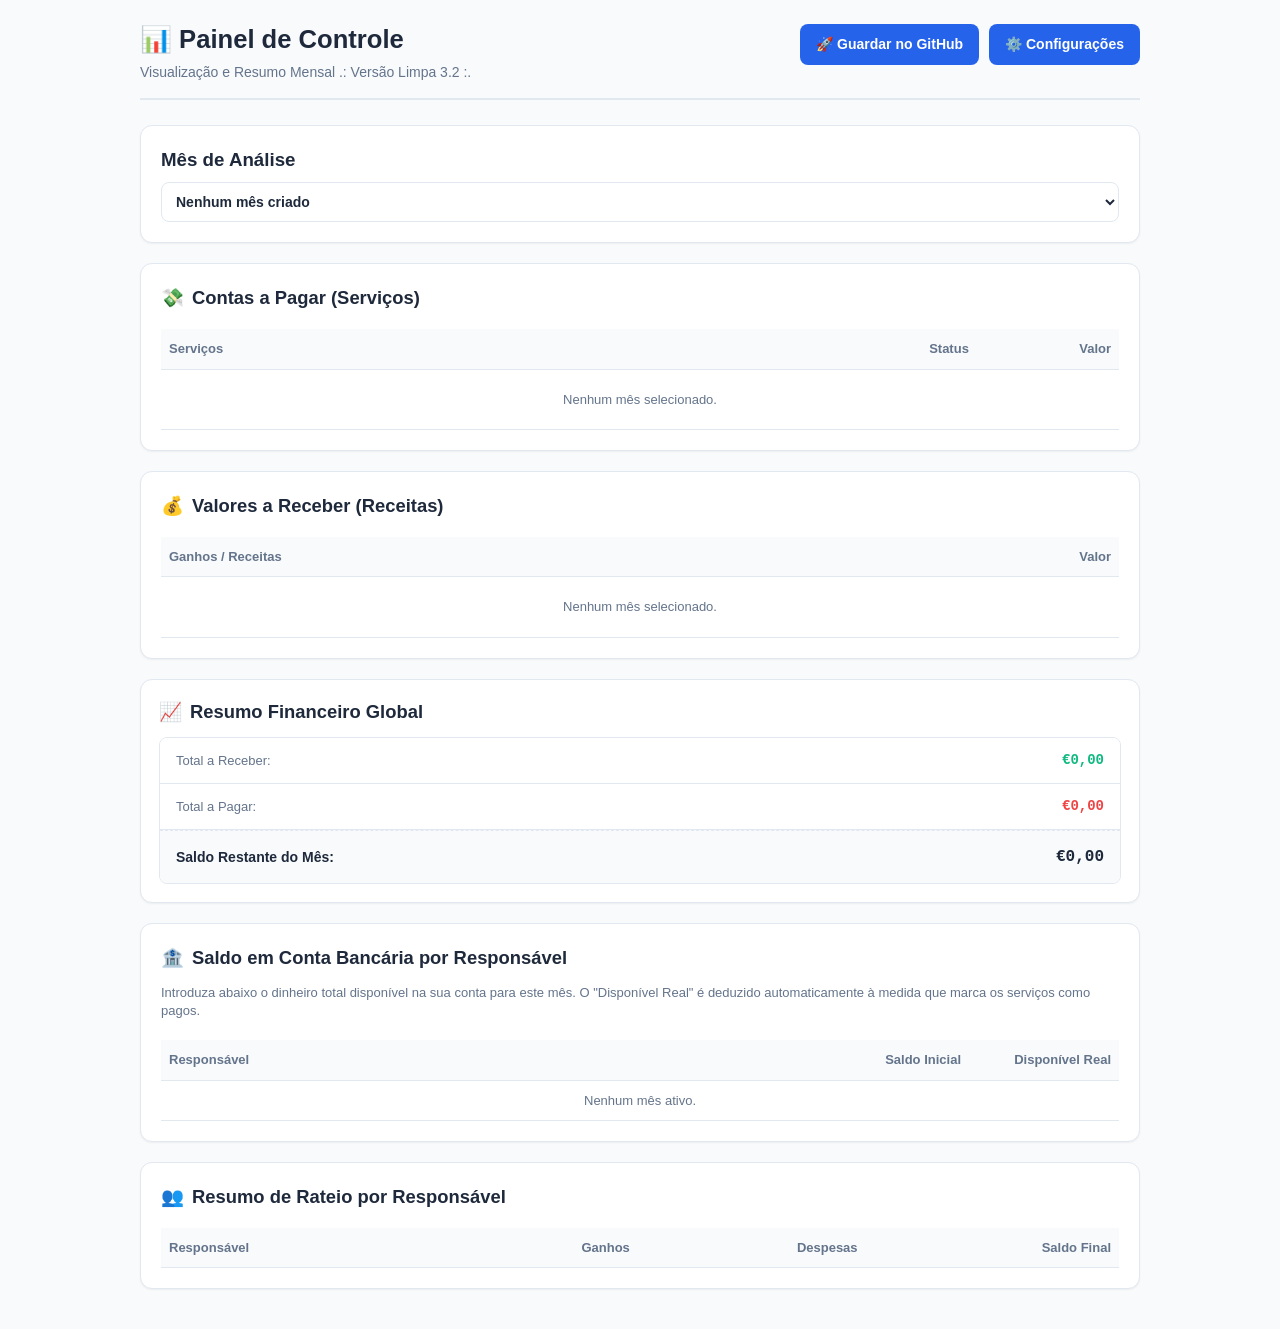
<file: index.html>
<!DOCTYPE html>
<html lang="pt-PT">
<head>
    <meta charset="UTF-8">
    <meta name="viewport" content="width=device-width, initial-scale=1.0">
    <title>Gestão Financeira</title>
    <link rel="stylesheet" href="style.css">
</head>
<body>

    <div class="container">
        <header class="main-header">
            <div>
                <h1>📊 Painel de Controle</h1>
                <p>Visualização e Resumo Mensal .: Versão Limpa 3.2 :.</p>
            </div>
			<div style="display: flex; gap: 10px; margin-bottom: 15px;">
			<button class="btn" style="flex: 1; " onclick="saveToGitHub()">🚀 Guardar no GitHub</button>
            <a href="config.html" class="btn btn-primary-link">
                ⚙️ Configurações
            </a>
			</div>
        </header>
		
        <section class="card month-selector-card">
            <h3>Mês de Análise</h3>
            <select id="dashboard-month-select" onchange="updateDashboard()"></select>
		</section>
		
       <!-- Aqui estava o Resumo Global e Saldo em Conta Bancaria -->
 
        <section class="card">
            <div class="card-header">
                <h2><span class="icon">💸</span> Contas a Pagar (Serviços)</h2>
            </div>
            <div class="table-container">
                <table id="expenses-table">
                    <thead></thead>
                    <tbody></tbody>
                    <tfoot></tfoot>
                </table>
            </div>
        </section>

        <section class="card">
            <div class="card-header">
                <h2><span class="icon">💰</span> Valores a Receber (Receitas)</h2>
            </div>
            <div class="table-container">
                <table id="incomes-table">
                    <thead></thead>
                    <tbody></tbody>
                    <tfoot></tfoot>
                </table>
            </div>
        </section>
		
		 <section class="card compact-dashboard-card">
            <h2><span class="icon">📈</span> Resumo Financeiro Global</h2>
            <div class="compact-dashboard">
                <div class="compact-item">
                    <span class="label">Total a Receber:</span>
                    <span class="value total-income" id="dash-total-income">€0,00</span>
                </div>
                <div class="compact-item">
                    <span class="label">Total a Pagar:</span>
                    <span class="value total-expense" id="dash-total-expense">€0,00</span>
                </div>
                <div class="compact-item total-balance-row" id="dash-balance-box">
                    <span class="label">Saldo Restante do Mês:</span>
                    <span class="value" id="dash-balance-value">€0,00</span>
                </div>
            </div>
        </section>

        <section class="card">
            <h2><span class="icon">🏦</span> Saldo em Conta Bancária por Responsável</h2>
            <p class="section-desc">Introduza abaixo o dinheiro total disponível na sua conta para este mês. O "Disponível Real" é deduzido automaticamente à medida que marca os serviços como pagos.</p>
            <div class="table-container">
                <table id="bank-balances-table">
                    <thead>
                        <tr>
                            <th>Responsável</th>
                            <th style="text-align: right; width: 150px;">Saldo Inicial</th>
                            <th style="text-align: right; width: 150px;">Disponível Real</th>
                        </tr>
                    </thead>
                    <tbody></tbody>
                </table>
            </div>
        </section>
		

        <section class="card">
            <h2><span class="icon">👥</span> Resumo de Rateio por Responsável</h2>
            <div class="table-container">
                <table id="breakdown-table">
                    <thead>
                        <tr>
                            <th>Responsável</th>
                            <th style="text-align: right;">Ganhos</th>
                            <th style="text-align: right;">Despesas</th>
                            <th style="text-align: right;">Saldo Final</th>
                        </tr>
                    </thead>
                    <tbody></tbody>
                </table>
            </div>
        </section>
    </div>

    <script src="script.js"></script>
</body>
</html>
</file>
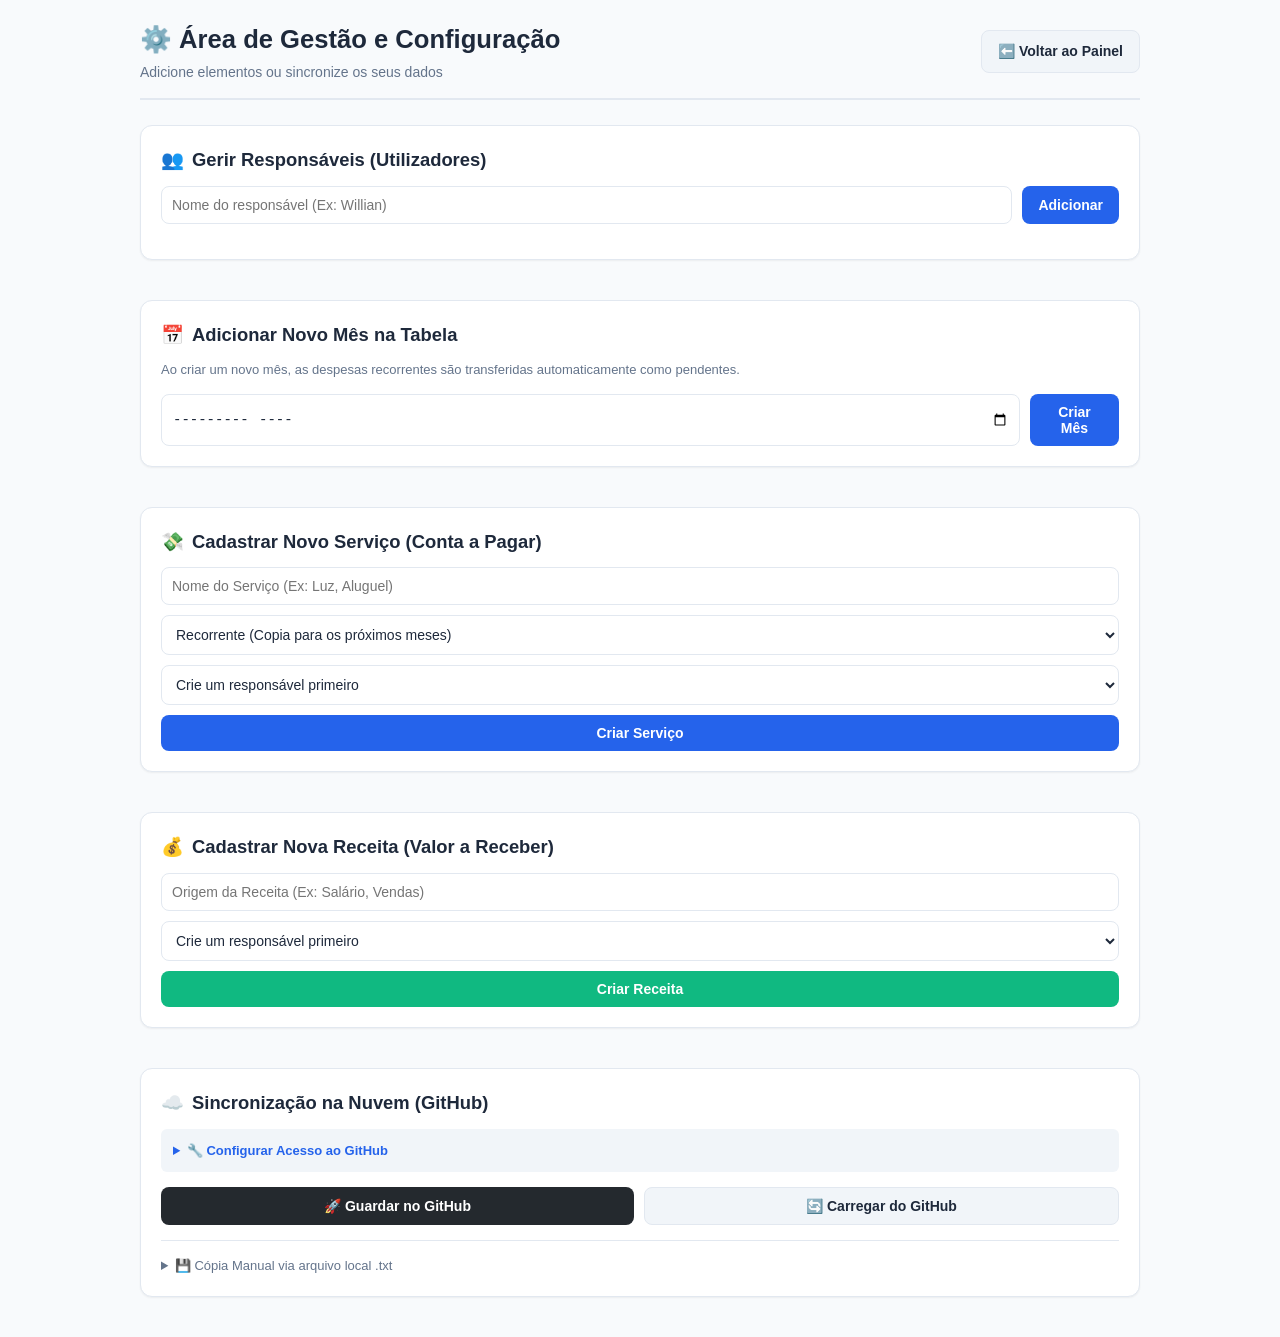
<file: config.html>
<!DOCTYPE html>
<html lang="pt-PT">
<head>
    <meta charset="UTF-8">
    <meta name="viewport" content="width=device-width, initial-scale=1.0">
    <title>Gestão Financeira - Configurações</title>
    <link rel="stylesheet" href="style.css">
</head>
<body>

    <div class="container">
        <header class="main-header">
            <div>
                <h1>⚙️ Área de Gestão e Configuração</h1>
                <p>Adicione elementos ou sincronize os seus dados</p>
            </div>
            <a href="index.html" class="btn btn-secondary btn-primary-link">
                ⬅️ Voltar ao Painel
            </a>
        </header>

        <div style="display: grid; grid-template-columns: 1fr; gap: 20px;">
            
            <section class="card">
                <h2><span class="icon">👥</span> Gerir Responsáveis (Utilizadores)</h2>
                <div style="display: flex; gap: 10px; margin-bottom: 15px;">
                    <input type="text" id="new-user-name" placeholder="Nome do responsável (Ex: Willian)">
                    <button class="btn" onclick="addUser()">Adicionar</button>
                </div>
                <div id="users-list" class="tags-container"></div>
            </section>

            <section class="card">
                <h2><span class="icon">📅</span> Adicionar Novo Mês na Tabela</h2>
                <p class="section-desc">Ao criar um novo mês, as despesas recorrentes são transferidas automaticamente como pendentes.</p>
                <div style="display: flex; gap: 10px;">
                    <input type="month" id="new-month-input">
                    <button class="btn" onclick="addMonth()">Criar Mês</button>
                </div>
            </section>

            <section class="card">
                <h2><span class="icon">💸</span> Cadastrar Novo Serviço (Conta a Pagar)</h2>
                <div style="display: flex; flex-direction: column; gap: 10px; margin-top: 10px;">
                    <input type="text" id="exp-name" placeholder="Nome do Serviço (Ex: Luz, Aluguel)">
                    <select id="exp-type">
                        <option value="recorrente">Recorrente (Copia para os próximos meses)</option>
                        <option value="unico">Mês Único / Pontual</option>
                    </select>
                    <select id="exp-user" class="user-dropdown-select"></select>
                    <button class="btn" onclick="saveNewExpenseInline()">Criar Serviço</button>
                </div>
            </section>

            <section class="card">
                <h2><span class="icon">💰</span> Cadastrar Nova Receita (Valor a Receber)</h2>
                <div style="display: flex; flex-direction: column; gap: 10px; margin-top: 10px;">
                    <input type="text" id="inc-name" placeholder="Origem da Receita (Ex: Salário, Vendas)">
                    <select id="inc-user" class="user-dropdown-select"></select>
                    <button class="btn" style="background-color: var(--success);" onclick="saveNewIncomeInline()">Criar Receita</button>
                </div>
            </section>

            <section class="card">
                <h2><span class="icon">☁️</span> Sincronização na Nuvem (GitHub)</h2>
                <div style="background: #f1f5f9; padding: 12px; border-radius: 6px; margin-bottom: 15px; font-size: 13px;">
                    <details>
                        <summary style="cursor: pointer; font-weight: bold; color: var(--primary-color);">🔧 Configurar Acesso ao GitHub</summary>
                        <div style="display: flex; flex-direction: column; gap: 8px; margin-top: 10px;">
                            <input type="text" id="gh-user" placeholder="Teu utilizador do GitHub">
                            <input type="text" id="gh-repo" placeholder="Nome do repositório">
                            <input type="password" id="gh-token" placeholder="Teu Personal Access Token">
                            <button class="btn" onclick="saveGitHubConfig()" style="padding: 5px; font-size: 12px;">Gravar Configuração</button>
                        </div>
                    </details>
                </div>

                <div style="display: flex; gap: 10px; margin-bottom: 15px;">
                    <button class="btn" style="flex: 1; background-color: #24292e;" onclick="saveToGitHub()">🚀 Guardar no GitHub</button>
                    <button class="btn btn-secondary" style="flex: 1;" onclick="loadFromGitHub()">🔄 Carregar do GitHub</button>
                </div>
                
                <hr style="border: 0; border-top: 1px solid var(--border-color); margin: 15px 0;">

                <details>
                    <summary style="cursor: pointer; font-size: 13px; color: #64748b;">💾 Cópia Manual via arquivo local .txt</summary>
                    <div style="display: flex; flex-direction: column; gap: 10px; margin-top: 10px;">
                        <button class="btn btn-secondary" onclick="exportToTxt()">Exportar arquivo .txt</button>
                        <input type="file" id="import-file" accept=".txt" onchange="importFromTxt(event)" style="font-size: 12px;">
                    </div>
                </details>
            </section>

        </div>
    </div>

    <script src="script.js"></script>
</body>
</html>
</file>
<file: style.css>
/* ==========================================================================
   1. VARIÁVEIS DE DESIGN E CONFIGURAÇÕES GERAIS
   ========================================================================== */
:root {
    --primary-color: #2563eb;
    --primary-hover: #1d4ed8;
    --secondary-color: #64748b;
    --text-color: #1e293b;
    --background: #f8fafc;
    --card-bg: #ffffff;
    --border-color: #e2e8f0;
    --success: #10b981;
    --danger: #ef4444;
}

* {
    box-sizing: border-box;
    margin: 0;
    padding: 0;
}

body {
    font-family: -apple-system, BlinkMacSystemFont, "Segoe UI", Roboto, Helvetica, Arial, sans-serif;
    background-color: var(--background);
    color: var(--text-color);
    line-height: 1.5;
    padding: 20px 10px;
}

.container {
    max-width: 1000px;
    margin: 0 auto;
    width: 100%;
}

/* ==========================================================================
   2. CABEÇALHO PRINCIPAL E COMPONENTES DE INTERFACE
   ========================================================================== */
.main-header {
    display: flex;
    justify-content: space-between;
    align-items: center;
    margin-bottom: 25px;
    padding-bottom: 15px;
    border-bottom: 2px solid var(--border-color);
}

.main-header h1 {
    font-size: 1.6rem;
    color: var(--text-color);
}

.main-header p {
    font-size: 14px;
    color: var(--secondary-color);
    margin-top: 4px;
}

/* Botões */
.btn {
    background-color: var(--primary-color);
    color: #ffffff;
    border: none;
    padding: 10px 16px;
    border-radius: 8px;
    font-weight: 600;
    cursor: pointer;
    font-size: 14px;
    transition: background 0.2s ease;
    text-align: center;
}

.btn:hover {
    background-color: var(--primary-hover);
}

.btn-secondary {
    background-color: #f1f5f9;
    color: var(--text-color);
    border: 1px solid var(--border-color);
}

.btn-secondary:hover {
    background-color: #e2e8f0;
}

.btn-primary-link {
    text-decoration: none;
    display: inline-flex;
    align-items: center;
    gap: 8px;
}

/* Inputs, Selects e Formulários */
input[type="text"], input[type="month"], input[type="password"], select {
    width: 100%;
    padding: 10px;
    border: 1px solid var(--border-color);
    border-radius: 8px;
    font-size: 14px;
    background-color: #ffffff;
    color: var(--text-color);
    transition: border-color 0.15s ease;
}

input:focus, select:focus {
    outline: none;
    border-color: var(--primary-color);
    box-shadow: 0 0 0 3px rgba(37, 99, 235, 0.1);
}

/* Seletor específico de mês */
.month-selector-card select {
    margin-top: 8px;
    font-weight: bold;
}

/* ==========================================================================
   3. ESTRUTURA VISUAL DOS QUADRADOS (CARDS)
   ========================================================================== */
.card {
    background: var(--card-bg) !important;
    border-radius: 12px;
    padding: 20px;
    margin-bottom: 20px;
    border: 1px solid var(--border-color);
    box-shadow: 0 1px 3px rgba(0, 0, 0, 0.02), 0 1px 2px rgba(0, 0, 0, 0.04);
}

.card h2 {
    font-size: 1.15rem;
    margin-bottom: 12px;
    display: flex;
    align-items: center;
    gap: 8px;
    color: var(--text-color);
}

.section-desc {
    font-size: 13px;
    color: var(--secondary-color);
    margin-bottom: 15px;
    line-height: 1.4;
}

/* ==========================================================================
   4. DESIGN EXCLUSIVO DO DASHBOARD COMPACTO
   ========================================================================== */
.compact-dashboard-card {
    padding: 18px;
}

.compact-dashboard {
    display: flex;
    flex-direction: column;
    border: 1px solid var(--border-color);
    border-radius: 8px;
    overflow: hidden;
    margin-top: 10px;
}

.compact-item {
    display: flex;
    justify-content: space-between;
    align-items: center;
    padding: 12px 16px;
    background: #ffffff;
    border-bottom: 1px solid var(--border-color);
}

.compact-item:last-child {
    border-bottom: none;
}

.compact-item .label {
    font-size: 13px;
    font-weight: 500;
    color: var(--secondary-color);
}

.compact-item .value {
    font-size: 14px;
    font-weight: 700;
    font-family: monospace;
}

/* Estilização das Cores do Resumo */
.total-income { color: var(--success); }
.total-expense { color: var(--danger); }

/* Linha Dinâmica do Saldo Restante */
.total-balance-row {
    background-color: #f8fafc;
    border-top: 1.5px dashed var(--border-color);
    padding: 14px 16px;
}

.total-balance-row .label {
    font-size: 14px;
    font-weight: 700;
    color: var(--text-color);
}

.total-balance-row .value {
    font-size: 16px;
}

/* Estados de Alerta do Quadrado de Resumo */
.total-balance-row.balance-positive {
    background-color: #f0fdf4 !important;
    color: #166534 !important;
}

.total-balance-row.balance-negative {
    background-color: #fef2f2 !important;
    color: #991b1b !important;
}

/* ==========================================================================
   5. TABELAS DE DADOS E FORMATAÇÃO DE LINHAS
   ========================================================================== */
.table-container {
    width: 100%;
    overflow-x: auto;
}

table {
    width: 100%;
    border-collapse: collapse;
    margin-top: 5px;
}

th, td {
    padding: 10px 8px;
    border-bottom: 1px solid var(--border-color);
    vertical-align: middle;
    font-size: 13px;
}

th {
    background-color: #f8fafc;
    font-weight: 600;
    color: var(--secondary-color);
    text-align: left;
}

/* Inputs de introdução de valores monetários dentro das tabelas */
.currency-input {
    text-align: right;
    font-family: monospace;
    font-weight: bold;
    width: 100%;
    max-width: 120px;
    padding: 6px 8px;
    border: 1px solid var(--border-color);
    border-radius: 6px;
}

/* Alinhamento de colunas por tabela */
#expenses-table th:nth-child(2), #expenses-table td:nth-child(2) { text-align: center; width: 80px; }
#expenses-table th:nth-child(3), #expenses-table td:nth-child(3) { text-align: right; width: 130px; }
#expenses-table tfoot td:last-child { text-align: right; }

#incomes-table th:last-child, #incomes-table td:last-child { text-align: right; width: 130px; }
#incomes-table tfoot td:last-child { text-align: right; }

#bank-balances-table th:nth-child(2), #bank-balances-table td:nth-child(2),
#bank-balances-table th:nth-child(3), #bank-balances-table td:nth-child(3) { text-align: right; }

/* Detalhes menores e botões de remoção */
.meta-info {
    display: block;
    font-size: 11px;
    color: var(--secondary-color);
    margin-top: 2px;
}

.delete-row-btn {
    background: none;
    border: none;
    cursor: pointer;
    font-size: 12px;
    margin-right: 4px;
}

/* Tags visuais dos responsáveis (Configurações) */
.tags-container {
    display: flex;
    flex-wrap: wrap;
    gap: 8px;
    margin-top: 10px;
}

.tag {
    background: #e2e8f0;
    padding: 6px 12px;
    border-radius: 20px;
    font-size: 13px;
    display: inline-flex;
    align-items: center;
    gap: 6px;
    font-weight: 500;
}

.tag .remove-btn {
    cursor: pointer;
    color: var(--danger);
    font-weight: bold;
}

/* ==========================================================================
   6. RESPONSIVIDADE (ECRÃS MÓVEIS / TELEMÓVEIS)
   ========================================================================== */
@media (max-width: 600px) {
    .main-header {
        flex-direction: column;
        align-items: stretch;
        gap: 12px;
        text-align: center;
    }

    .main-header div {
        text-align: center;
    }

    .currency-input {
        max-width: 95px;
        font-size: 12px;
    }
    
    th, td {
        font-size: 12px;
        padding: 8px 4px;
    }
}
</file>
